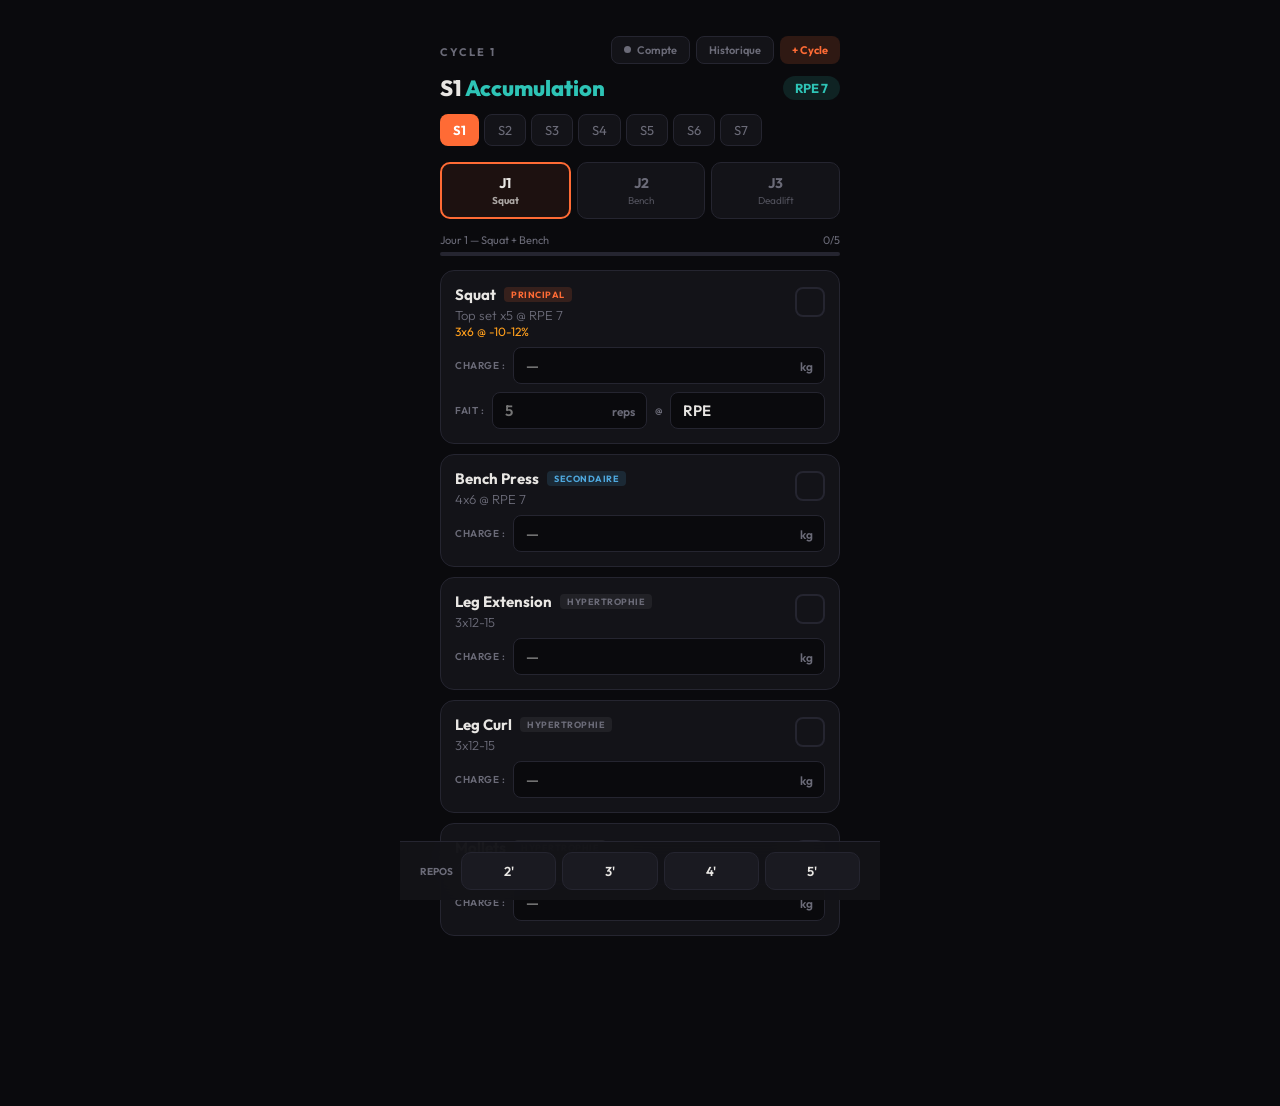
<file: index.html>
<!DOCTYPE html>
<html lang="fr">
<head>
<meta charset="UTF-8">
<meta name="viewport" content="width=device-width, initial-scale=1.0, user-scalable=no, viewport-fit=cover">
<meta name="theme-color" content="#0a0a0d">
<meta name="description" content="Programme powerbuilding — Top Set & Backoff">
<meta name="apple-mobile-web-app-capable" content="yes">
<meta name="mobile-web-app-capable" content="yes">
<meta name="apple-mobile-web-app-status-bar-style" content="black-translucent">
<meta name="apple-mobile-web-app-title" content="PB Tracker">
<link rel="manifest" href="manifest.json">
<link rel="icon" type="image/png" href="assets/icons/icon-192.png">
<link rel="apple-touch-icon" href="assets/icons/icon-192.png">
<link rel="stylesheet" href="css/style.css">
<title>Powerbuilding Tracker</title>
</head>
<body>

<!-- ═══ TRAIN VIEW ═══ -->
<div class="view active" id="v-train">
  <div class="header">
    <div class="cycle-bar">
      <div>
        <span class="cycle-label" id="cycle-label"></span>
        <span class="badge-archive" id="badge-archive" style="display:none">ARCHIVE</span>
      </div>
      <div class="btns">
        <button class="btn-sm" onclick="showAccount()" aria-label="Compte"><span class="sync-dot" id="sync-dot"></span>Compte</button>
        <button class="btn-sm" onclick="showHistory()">Historique</button>
        <button class="btn-sm btn-accent" id="btn-new-cycle" onclick="prepareNewCycle()">+ Cycle</button>
      </div>
    </div>
    <div class="phase-row">
      <div class="phase-title" id="phase-title"></div>
      <div class="rpe-pill" id="rpe-pill"></div>
    </div>
    <div class="week-tabs" id="week-tabs"></div>
    <div class="day-tabs" id="day-tabs"></div>
    <div class="progress-bar-wrap">
      <div class="progress-info"><span id="day-name"></span><span id="progress-count"></span></div>
      <div class="progress-track"><div class="progress-fill" id="progress-fill"></div></div>
    </div>
  </div>
  <div class="exercises" id="exercises"></div>
</div>

<!-- ═══ HISTORY VIEW ═══ -->
<div class="view" id="v-history">
  <div class="view-header">
    <div class="view-title">Historique</div>
    <button class="btn-sm" onclick="showTrain()">Retour</button>
  </div>
  <div class="seg" id="hist-tabs">
    <button class="seg-btn active" data-tab="cycles" onclick="setHistTab('cycles')">Cycles</button>
    <button class="seg-btn" data-tab="progress" onclick="setHistTab('progress')">Progression</button>
  </div>
  <div id="history-list"></div>
  <div id="progress-view" style="display:none"></div>
</div>

<!-- ═══ NEW CYCLE VIEW ═══ -->
<div class="view" id="v-newcycle">
  <div style="font-size:11px;font-weight:700;letter-spacing:2px;color:var(--d);text-transform:uppercase;margin-bottom:8px;">Nouveau cycle</div>
  <div class="view-title" id="nc-title"></div>
  <div id="nc-summary"></div>
  <div id="nc-estimates"></div>
  <div id="nc-buttons"></div>
</div>

<!-- ═══ ACCOUNT VIEW ═══ -->
<div class="view" id="v-account">
  <div class="view-header">
    <div class="view-title">Compte</div>
    <button class="btn-sm" onclick="showTrain()">Retour</button>
  </div>
  <div id="account-body"></div>
</div>

<!-- ═══ TIMER BAR ═══ -->
<div class="timer-bar" id="timer-bar">
  <div class="timer-presets" id="timer-presets">
    <div class="label">REPOS</div>
    <button class="timer-preset-btn" onclick="startTimer(120)">2'</button>
    <button class="timer-preset-btn" onclick="startTimer(180)">3'</button>
    <button class="timer-preset-btn" onclick="startTimer(240)">4'</button>
    <button class="timer-preset-btn" onclick="startTimer(300)">5'</button>
  </div>
  <div class="timer-running" id="timer-running" style="display:none">
    <div>
      <div class="timer-sub">Repos</div>
      <div><span class="timer-display" id="timer-display">0:00</span><span class="timer-target" id="timer-target-display"></span></div>
      <div class="timer-track"><div class="timer-fill" id="timer-fill"></div></div>
    </div>
    <button class="btn-stop" onclick="stopTimer()">Stop</button>
  </div>
</div>

<script src="js/program.js"></script>
<script src="js/rpe.js"></script>
<script src="js/charges.js"></script>
<script src="js/app.js"></script>
<script src="js/progress.js"></script>
<script src="js/vendor/supabase.min.js"></script>
<script src="js/config.js"></script>
<script src="js/sync.js"></script>
<script>
  // Service Worker (mode hors-ligne)
  if ("serviceWorker" in navigator) {
    navigator.serviceWorker.register("sw.js").catch(function () {});
  }
</script>
</body>
</html>
</file>
<file: css/style.css>
@import url('https://fonts.googleapis.com/css2?family=Outfit:wght@300;400;600;700;800&display=swap');

:root {
  --bg:#0a0a0d;--s:#131318;--s2:#1a1a21;--b:#252530;
  --t:#e8e6e3;--d:#6b6b78;--a:#ff6b35;--a2:#ff9f1c;
  --g:#2ec4b6;--bl:#4ea8de;--r:#e63946;--p:#b388ff;
  --safe-b: env(safe-area-inset-bottom, 0px);
}
*{margin:0;padding:0;box-sizing:border-box;-webkit-tap-highlight-color:transparent;}
html,body{overscroll-behavior:none;}
body{
  font-family:'Outfit',system-ui,sans-serif;background:var(--bg);color:var(--t);
  min-height:100vh;min-height:100dvh;max-width:480px;margin:0 auto;
  -webkit-font-smoothing:antialiased;
}
input[type=number]{-moz-appearance:textfield;}
input::-webkit-outer-spin-button,input::-webkit-inner-spin-button{-webkit-appearance:none;margin:0;}

/* ── Header ── */
.header{padding:16px 20px 0;}
.cycle-bar{display:flex;justify-content:space-between;align-items:center;margin-bottom:12px;}
.cycle-label{font-size:11px;font-weight:700;letter-spacing:2px;color:var(--d);text-transform:uppercase;}
.cycle-bar .btns{display:flex;gap:6px;}
.btn-sm{padding:6px 12px;border-radius:8px;border:1px solid var(--b);background:var(--s);color:var(--d);font-size:11px;font-weight:600;cursor:pointer;font-family:inherit;}
.btn-accent{border:none;background:rgba(255,107,53,.15);color:var(--a);font-weight:700;}
.badge-archive{font-size:10px;font-weight:700;color:var(--p);margin-left:8px;padding:2px 8px;background:rgba(179,136,255,.15);border-radius:10px;}

.phase-row{display:flex;justify-content:space-between;align-items:center;margin-bottom:14px;}
.phase-title{font-size:22px;font-weight:800;line-height:1.1;}
.rpe-pill{font-size:13px;font-weight:700;padding:4px 12px;border-radius:20px;}

.week-tabs{display:flex;gap:5px;margin-bottom:12px;overflow-x:auto;padding-bottom:4px;scrollbar-width:none;}
.week-tabs::-webkit-scrollbar{display:none;}
.week-tab{flex:0 0 auto;padding:7px 13px;border-radius:8px;border:1px solid var(--b);background:var(--s);color:var(--d);font-size:13px;font-weight:400;cursor:pointer;font-family:inherit;}
.week-tab.active{border:none;background:var(--a);color:#fff;font-weight:700;}

.day-tabs{display:flex;gap:6px;margin-bottom:14px;}
.day-tab{flex:1;padding:10px 0;border-radius:10px;border:1px solid var(--b);background:var(--s);color:var(--d);font-size:12px;cursor:pointer;font-family:inherit;text-align:center;}
.day-tab.active{border:2px solid var(--a);background:rgba(255,107,53,.08);color:var(--t);font-weight:700;}
.day-tab .label{font-size:14px;font-weight:700;}
.day-tab .sub{font-size:10px;margin-top:2px;opacity:.7;}

.progress-bar-wrap{margin-bottom:14px;}
.progress-info{display:flex;justify-content:space-between;font-size:11px;color:var(--d);margin-bottom:5px;}
.progress-track{height:4px;background:var(--b);border-radius:4px;overflow:hidden;}
.progress-fill{height:100%;background:linear-gradient(90deg,var(--a),var(--a2));border-radius:4px;transition:width .3s;}

/* ── Exercises ── */
.exercises{padding:0 20px 140px;}
.ex-card{background:var(--s);border:1px solid var(--b);border-radius:14px;padding:14px;margin-bottom:10px;transition:opacity .2s,border-color .2s;}
.ex-card.done{opacity:.5;border-color:rgba(255,107,53,.25);}
.ex-top{display:flex;justify-content:space-between;align-items:flex-start;margin-bottom:6px;}
.ex-info{flex:1;}
.ex-name-row{display:flex;align-items:center;gap:8px;margin-bottom:3px;}
.ex-name{font-size:15px;font-weight:700;}
.ex-type{font-size:9px;font-weight:700;padding:2px 7px;border-radius:4px;letter-spacing:.5px;}
.ex-type.main{background:rgba(255,107,53,.15);color:var(--a);}
.ex-type.sec{background:rgba(78,168,222,.15);color:var(--bl);}
.ex-type.hyp{background:rgba(255,255,255,.06);color:var(--d);}
.ex-sets{font-size:13px;color:var(--d);font-weight:300;}
.ex-backoff{font-size:12px;color:var(--a2);font-weight:400;margin-top:1px;}
.check-btn{width:30px;height:30px;border-radius:8px;border:2px solid var(--b);background:transparent;cursor:pointer;display:flex;align-items:center;justify-content:center;font-size:14px;color:#fff;flex-shrink:0;margin-top:2px;transition:all .15s;}
.check-btn.checked{border-color:var(--a);background:var(--a);}

.weight-row{display:flex;gap:8px;align-items:center;margin-top:8px;}
.weight-label{font-size:10px;color:var(--d);font-weight:600;letter-spacing:.5px;text-transform:uppercase;white-space:nowrap;}
.weight-wrap{flex:1;position:relative;}
.weight-input{width:100%;padding:8px 40px 8px 12px;border-radius:8px;border:1px solid var(--b);background:var(--bg);color:var(--t);font-size:15px;font-weight:600;font-family:inherit;outline:none;}
.weight-input:focus{border-color:var(--a);}
.weight-unit{position:absolute;right:12px;top:50%;transform:translateY(-50%);font-size:12px;color:var(--d);font-weight:600;}
.prev-hint{font-size:11px;color:var(--p);margin-top:5px;font-style:italic;}

/* ── Timer ── */
.timer-bar{
  position:fixed;bottom:0;left:50%;transform:translateX(-50%);
  width:100%;max-width:480px;
  background:rgba(19,19,24,.95);backdrop-filter:blur(20px);-webkit-backdrop-filter:blur(20px);
  border-top:1px solid var(--b);padding:10px 20px;padding-bottom:calc(10px + var(--safe-b));z-index:100;
}
.timer-presets{display:flex;gap:6px;align-items:center;}
.timer-presets .label{font-size:10px;color:var(--d);font-weight:700;margin-right:2px;white-space:nowrap;}
.timer-preset-btn{flex:1;padding:10px 0;border-radius:10px;border:1px solid var(--b);background:var(--s2);color:var(--t);font-size:13px;font-weight:600;cursor:pointer;font-family:inherit;}
.timer-running{display:flex;align-items:center;justify-content:space-between;}
.timer-display{font-size:32px;font-weight:800;letter-spacing:-1px;font-variant-numeric:tabular-nums;}
.timer-target{font-size:13px;color:var(--d);font-weight:400;margin-left:6px;}
.timer-track{height:3px;width:180px;background:var(--b);border-radius:3px;margin-top:3px;overflow:hidden;}
.timer-fill{height:100%;border-radius:3px;transition:width 1s linear;}
.timer-sub{font-size:10px;color:var(--d);font-weight:700;letter-spacing:1px;text-transform:uppercase;}
.btn-stop{padding:10px 18px;border-radius:10px;border:none;background:rgba(230,57,70,.2);color:var(--r);font-size:13px;font-weight:700;cursor:pointer;font-family:inherit;}

/* ── Modal / overlay views ── */
.view{display:none;padding:20px;min-height:100vh;min-height:100dvh;}
.view.active{display:block;}
.view-title{font-size:22px;font-weight:800;margin-bottom:20px;}
.view-header{display:flex;justify-content:space-between;align-items:center;margin-bottom:20px;}

.summary-card{background:var(--s);border:1px solid var(--b);border-radius:14px;padding:16px;margin-bottom:16px;}
.summary-label{font-size:12px;font-weight:700;color:var(--d);letter-spacing:1px;text-transform:uppercase;margin-bottom:12px;}
.summary-row{display:flex;justify-content:space-between;padding:8px 0;border-bottom:1px solid var(--b);}
.summary-row:last-child{border-bottom:none;}
.summary-lift{font-size:14px;}
.summary-val{font-size:14px;font-weight:700;}
.est-row{padding:8px 0;border-bottom:1px solid var(--b);}
.est-row:last-child{border-bottom:none;}
.est-lift{font-size:14px;font-weight:600;margin-bottom:4px;}
.est-detail{display:flex;gap:16px;font-size:12px;color:var(--d);}
.est-detail span span{font-weight:700;}
.est-note{font-size:11px;color:var(--d);margin-top:10px;line-height:1.5;}

.btn-primary{width:100%;padding:14px;border-radius:12px;border:none;background:var(--a);color:#fff;font-size:15px;font-weight:700;cursor:pointer;font-family:inherit;margin-bottom:10px;}
.btn-secondary{width:100%;padding:14px;border-radius:12px;border:1px solid var(--b);background:var(--s);color:var(--t);font-size:14px;font-weight:600;cursor:pointer;font-family:inherit;margin-bottom:10px;}
.btn-ghost{width:100%;padding:12px;border-radius:12px;border:none;background:transparent;color:var(--d);font-size:13px;cursor:pointer;font-family:inherit;}

/* History */
.hist-card{background:var(--s);border:1px solid var(--b);border-radius:14px;padding:16px;margin-bottom:12px;}
.hist-card.current{border-color:rgba(255,107,53,.3);}
.hist-header{display:flex;justify-content:space-between;align-items:center;margin-bottom:10px;}
.hist-title{font-size:16px;font-weight:700;}
.hist-date{font-size:11px;color:var(--d);}
.hist-rms{display:flex;gap:8px;margin-bottom:8px;}
.hist-rm{flex:1;background:var(--bg);border-radius:8px;padding:8px 10px;text-align:center;}
.hist-rm .lift{font-size:10px;color:var(--d);margin-bottom:2px;}
.hist-rm .val{font-size:15px;font-weight:700;}
.hist-meta{font-size:11px;color:var(--d);}
.btn-consult{margin-top:8px;padding:6px 14px;border-radius:8px;border:1px solid var(--b);background:transparent;color:var(--d);font-size:11px;cursor:pointer;font-family:inherit;}
.hist-actions{display:flex;gap:8px;}

/* Top set : reps / RPE réels + 1RM estimé */
.rpe-select{padding-right:12px;appearance:none;-webkit-appearance:none;}
.est-box:empty{display:none;}
.est-box{margin-top:8px;padding:8px 10px;background:var(--bg);border-radius:8px;}
.est-line{font-size:13px;color:var(--t);}
.est-line b{color:var(--a);}
.est-sub{font-size:12px;color:var(--d);margin-top:3px;}
.est-sub b{color:var(--t);}

/* Disques / backoff */
.calc-box:empty{display:none;}
.calc-box{margin-top:6px;}
.calc-line{display:flex;justify-content:space-between;gap:10px;font-size:12px;color:var(--d);padding:2px 0;}
.calc-line b{color:var(--t);font-weight:600;text-align:right;font-variant-numeric:tabular-nums;}

/* Onglets segmentés */
.seg{display:flex;gap:4px;padding:4px;background:var(--s);border:1px solid var(--b);border-radius:12px;margin-bottom:16px;}
.seg-btn{flex:1;padding:9px 0;border:none;border-radius:9px;background:transparent;color:var(--d);font-size:13px;font-weight:600;cursor:pointer;font-family:inherit;}
.seg-btn.active{background:var(--s2);color:var(--t);font-weight:700;}
.seg-sm .seg-btn{padding:7px 0;font-size:12px;}

/* Progression */
.prog-tiles{display:flex;gap:8px;margin-bottom:16px;}
.prog-tile{flex:1;min-width:0;background:var(--s);border:1px solid var(--b);border-radius:12px;padding:10px;}
.prog-tile .t-label{font-size:10px;color:var(--d);font-weight:700;letter-spacing:.5px;text-transform:uppercase;margin-bottom:4px;}
.prog-tile .t-val{font-size:17px;font-weight:800;font-variant-numeric:tabular-nums;white-space:nowrap;}
.prog-tile .t-sub{font-size:10px;color:var(--d);margin-top:2px;}
.prog-legend{display:flex;gap:14px;font-size:12px;color:var(--d);margin-bottom:6px;}
.prog-legend i,.prog-table i{display:inline-block;width:10px;height:3px;border-radius:2px;margin-right:6px;vertical-align:3px;}
.prog-tip{font-size:12px;color:var(--t);margin-bottom:4px;min-height:16px;}
.prog-chart{width:100%;height:auto;display:block;}
.prog-table{width:100%;border-collapse:collapse;margin-top:10px;font-size:11px;font-variant-numeric:tabular-nums;}
.prog-table th{color:var(--d);font-weight:600;padding:4px 2px;text-align:center;}
.prog-table td{padding:4px 2px;text-align:center;border-top:1px solid var(--b);}
.prog-table td:first-child{text-align:left;color:var(--d);white-space:nowrap;}
.prog-delta{font-size:12px;color:var(--d);margin-right:10px;}

/* Compte / synchro */
.sync-dot{display:inline-block;width:7px;height:7px;border-radius:50%;margin-right:6px;vertical-align:1px;background:var(--d);}
.sync-dot.ok{background:var(--g);}
.sync-dot.pending,.sync-dot.syncing{background:var(--a2);}
.sync-dot.offline,.sync-dot.error{background:var(--r);}
.sync-dot.disabled{display:none;}
.text-input{width:100%;padding:12px;border-radius:10px;border:1px solid var(--b);background:var(--bg);color:var(--t);font-size:15px;font-family:inherit;outline:none;margin-bottom:10px;}
.text-input:focus{border-color:var(--a);}
.acc-text{font-size:13px;color:var(--d);line-height:1.5;margin-bottom:14px;}
.acc-msg{font-size:12px;color:var(--a2);margin:4px 0 12px;line-height:1.4;}
.btn-delete{color:var(--r);border-color:rgba(230,57,70,.35);}
.badge-en-cours{font-size:10px;font-weight:700;color:var(--a);margin-left:8px;padding:2px 8px;background:rgba(255,107,53,.15);border-radius:10px;}
</file>
